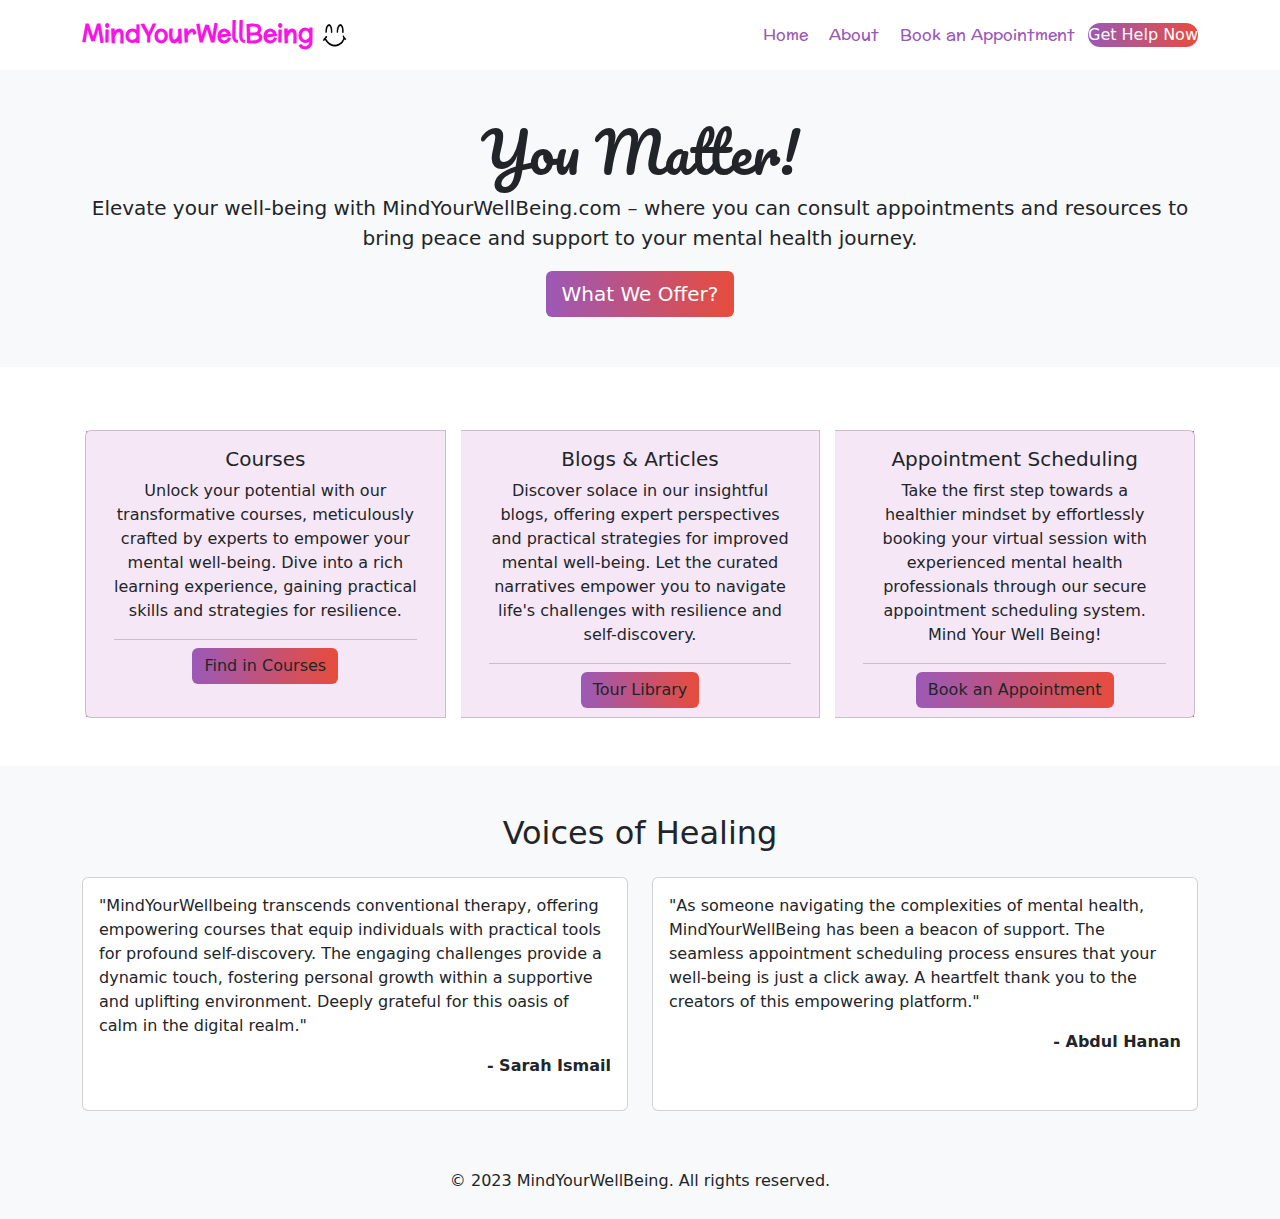
<file: index.html>
<!DOCTYPE html>
<html lang="en">
<head>
    <meta charset="UTF-8">
    <meta name="viewport" content="width=device-width, initial-scale=1.0">
    <title>MindYourWellBeing</title>
    <!-- Bootstrap CSS -->
    <link href="https://cdn.jsdelivr.net/npm/bootstrap@5.1.3/dist/css/bootstrap.min.css" rel="stylesheet">
    <!-- Custom Styles -->
    <link rel="stylesheet" href="styles.css">
    <!-- Link to Favicon -->
    <link rel="icon" href="/images/logo5.png" type="image/x-icon">
    <link rel="shortcut icon" href="images/logo2.png" type="image/x-icon">
    <!-- Google Fonts -->
    <link rel="stylesheet" href="https://fonts.googleapis.com/css2?family=Open+Sans:wght@400;600&display=swap">
    <link rel="preconnect" href="https://fonts.gstatic.com" crossorigin>
    <link href="https://fonts.googleapis.com/css2?family=Pacifico&family=Preahvihear&display=swap" rel="stylesheet">
</head>
<body>
    <header>
        <nav class="navbar navbar-expand-lg">
            <div class="container">
                <a class="navbar-brand" href="index.html">
                    MindYourWellBeing <img src="images\logo5.png" width="25px" height="25px"></a>
                <button class="navbar-toggler" type="button" data-bs-toggle="collapse" data-bs-target="#navbarNav"
                    aria-controls="navbarNav" aria-expanded="false" aria-label="Toggle navigation">
                    <span class="navbar-toggler-icon"></span>
                </button>
                <div class="collapse navbar-collapse" id="navbarNav">
                    <ul class="navbar-nav ms-auto">
                        <li class="nav-item">
                            <a class="nav-link" id="navbar-home" href="index.html">Home</a>
                        </li>
                        <li class="nav-item">
                            <a class="nav-link" id="navbar-about" href="about.html">About</a>
                        </li>
                        <li class="nav-item">
                            <a class="nav-link" id="navbar-appointment" href="appointments.html">Book an Appointment</a>
                        </li>
                    </ul>
                    <button class="nav-link btn btn-primary get-help" onclick="gethelp(event)" id="=navbar=signin" href="newsletter.html">Get Help Now</button>
                    <div id="helpModal" class="modal">
                        <div class="modal-content">
                          <p>Thanks for being there for yourself &#128578;</p>
                          <a href="https://blog.opencounseling.com/hotlines-pk/" target="_blank">Seek Immediate Help!</a>
                        </div>
                    </div>
                </div>
            </div>
        </nav>
    </header>
    <main>
        <!-- Hero Section -->
        <section class="bg-light text-center py-5">
            <div class="container">
                <h1 class="display-4 tagline">You Matter!</h1>
                <p class="lead">Elevate your well-being with MindYourWellBeing.com – where you can consult appointments and resources to bring peace and support to your mental health journey.</p>
                <a class="btn btn-light btn-lg btn-explore" href="products.html">What We Offer?</a>
            </div>
        </section>

        <!-- Products -->
        <section class="py-5">
            <div class="container products">
                <div class="row justify-content-center card-group">
                    <div class="card text-center ecommerce product-card" style="width: 18rem; height: 18rem;">
                        <div class="card-body">
                            <h5 class="card-title">Courses</h5>
                            <p class="card-text">Unlock your potential with our transformative courses, meticulously crafted by experts to empower your mental well-being. Dive into a 
                                rich learning experience, gaining practical skills and strategies for resilience.</p>
                            <div class="card-footer" style="background: none;">
                                <a class="btn btn-product" href="products.html">Find in Courses</a>
                            </div>
                        </div>
                    </div>
                    <div class="card text-center resources product-card" style="width: 18rem; height: 18rem;">
                        <div class="card-body">
                            <h5 class="card-title">Blogs & Articles</h5>
                            <p class="card-text">Discover solace in our insightful blogs, offering expert perspectives and practical strategies for improved mental well-being. 
                                Let the curated narratives empower you to navigate life's challenges with resilience and self-discovery.</p>
                            <div class="card-footer" style="background: none;">
                                <a class="btn btn-product" href="products.html#library">Tour Library</a>
                            </div>
                        </div>
                    </div>
                    <div class="card text-center appointments product-card" style="width: 18rem; height: 18rem;">
                        <div class="card-body">
                            <h5 class="card-title">Appointment Scheduling</h5>
                            <p class="card-text">Take the first step towards a healthier mindset by effortlessly booking your virtual session with experienced mental health professionals through our secure appointment
                                scheduling system. Mind Your Well Being! </p>
                            <div class="card-footer" style="background: none;">
                                <a class="btn btn-product" href="appointments.html">Book an Appointment</a>
                            </div>
                        </div>
                    </div>
                </div>
            </div>
        </section>

        <!-- Testimonials Section -->
        <section class="bg-light py-5">
            <div class="container">
                <h2 class="text-center mb-4">Voices of Healing</h2>
                <div class="row">
                    <div class="card-group col-md-6">
                        <div class="card">
                            <div class="card-body">
                                <p class="card-text">
                                    "MindYourWellbeing transcends conventional therapy, offering empowering courses that equip individuals with practical
                                     tools for profound self-discovery. The engaging challenges provide a dynamic touch, fostering personal growth within a 
                                     supportive and uplifting environment. Deeply grateful for this oasis of calm in the digital realm."</p>
                                <p class="text-end"><strong>- Sarah Ismail</strong></p>
                            </div>
                        </div>
                    </div>
                    <div class="card-group col-md-6">
                        <div class="card">
                            <div class="card-body">
                                <p class="card-text">"As someone navigating the complexities of mental health, MindYourWellBeing
                                    has been a beacon of support. The seamless appointment scheduling process ensures that your well-being is just a click away. 
                                     A heartfelt thank you to the creators of this empowering
                                    platform."</p>
                                <p class="text-end"><strong>- Abdul Hanan</strong></p>
                            </div>
                        </div>
                    </div>
                </div>
            </div>
        </section>
    </main>
    <footer id="footer"></footer>
    <!-- Bootstrap JS (optional, if you need it for certain components) -->
    <script src="https://cdn.jsdelivr.net/npm/bootstrap@5.1.3/dist/js/bootstrap.bundle.min.js"></script>
    <script src="script.js"></script>
</body>
</html>
</file>
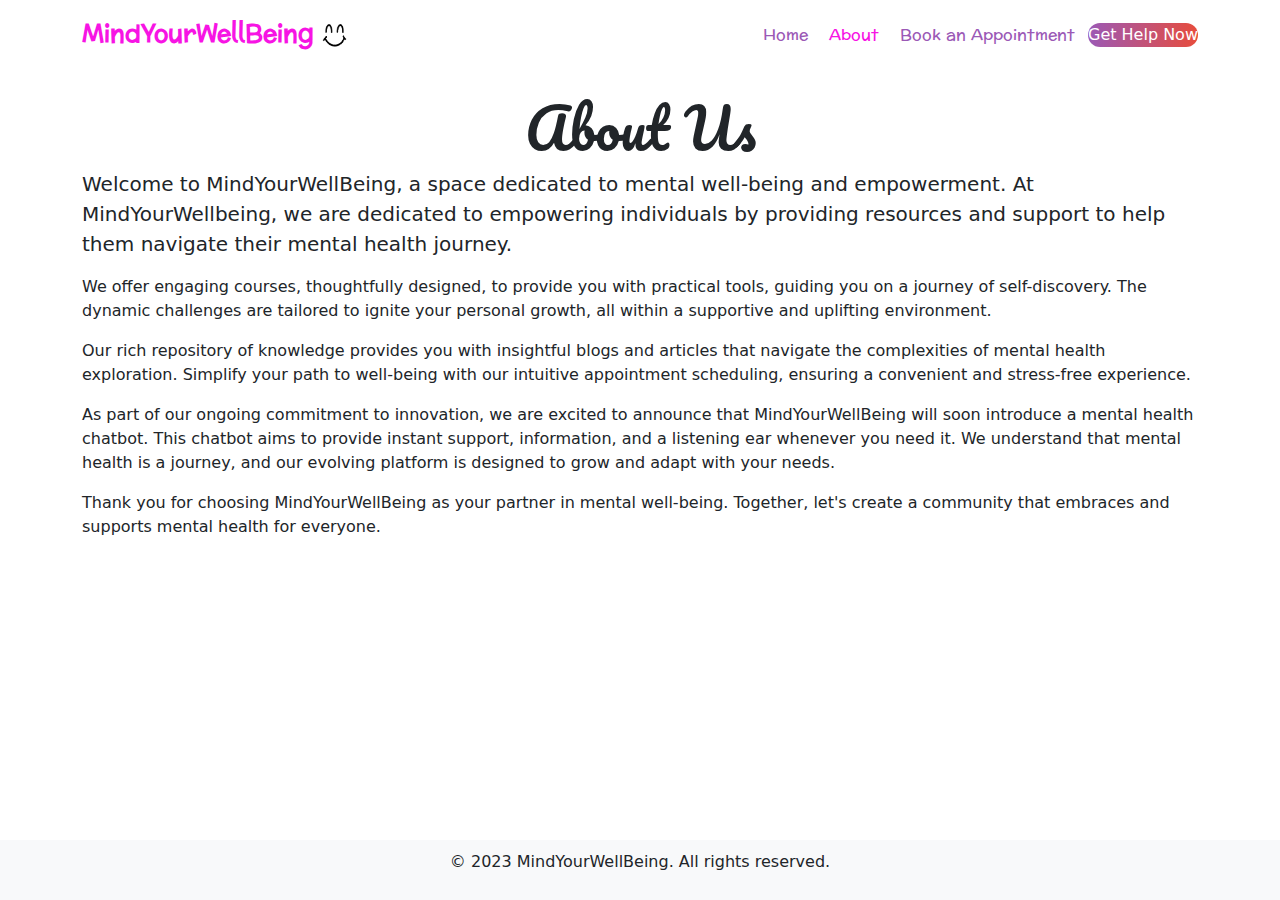
<file: about.html>
<!DOCTYPE html>
<html lang="en">
<head>
    <meta charset="UTF-8">
    <meta name="viewport" content="width=device-width, initial-scale=1.0">
    <title>MindYourWellBeing</title>
    <!-- Bootstrap CSS -->
    <link href="https://cdn.jsdelivr.net/npm/bootstrap@5.1.3/dist/css/bootstrap.min.css" rel="stylesheet">
    <!-- Custom Styles -->
    <link rel="stylesheet" href="styles.css">
    <!-- Link to Favicon -->
    <link rel="icon" href="/images/logo5.png" type="image/x-icon">
    <link rel="shortcut icon" href="images/logo2.png" type="image/x-icon">
    <!-- Google Fonts -->
    <link rel="stylesheet" href="https://fonts.googleapis.com/css2?family=Open+Sans:wght@400;600&display=swap">
    <link rel="preconnect" href="https://fonts.gstatic.com" crossorigin>
    <link href="https://fonts.googleapis.com/css2?family=Pacifico&family=Preahvihear&display=swap" rel="stylesheet">
</head>
<body>
    <header>
        <nav class="navbar navbar-expand-lg">
            <div class="container">
                <a class="navbar-brand" href="index.html">MindYourWellBeing  <img src="images\logo5.png" width="25px" height="25px"></a>
                <button class="navbar-toggler" type="button" data-bs-toggle="collapse" data-bs-target="#navbarNav"
                    aria-controls="navbarNav" aria-expanded="false" aria-label="Toggle navigation">
                    <span class="navbar-toggler-icon"></span>
                </button>
                <div class="collapse navbar-collapse" id="navbarNav">
                    <ul class="navbar-nav ms-auto">
                        <li class="nav-item">
                            <a class="nav-link" id="navbar-home" href="index.html">Home</a>
                        </li>
                        <li class="nav-item">
                            <a class="nav-link active" id="navbar-about" href="about.html">About</a>
                        </li>
                        <li class="nav-item">
                            <a class="nav-link" id="navbar-appointment" href="appointments.html">Book an Appointment</a>
                        </li>
                    </ul>
                    <button class="nav-link btn btn-primary get-help" onclick="gethelp(event)" id="=navbar=signin" href="newsletter.html">Get Help Now</button>
                    <div id="helpModal" class="modal">
                        <div class="modal-content">
                          <p>Thanks for being there for yourself &#128578;</p>
                          <a href="https://blog.opencounseling.com/hotlines-pk/" target="_blank">Seek Immediate Help!</a>
                        </div>
                    </div>
                </div>
            </div>
        </nav>
    </header>
    <main>
        <div class="container mt-4 justify-content-center bg-white">
            <h1 class="display-4 tagline text-center">About Us</h1>
            <p class="lead">Welcome to MindYourWellBeing, a space dedicated to mental well-being and empowerment. At MindYourWellbeing, we are dedicated to empowering individuals by providing resources and support to help them navigate their mental health journey.</p>
            <p>We offer engaging courses, thoughtfully designed, to provide you with practical tools, guiding you on a journey of self-discovery. The dynamic challenges are tailored to ignite your personal growth, all within a supportive and uplifting environment.</p>
            <p>Our rich repository of knowledge provides you with insightful blogs and articles that navigate the complexities of mental health exploration. Simplify your path to well-being with our intuitive appointment scheduling, ensuring a convenient and stress-free experience.</p>
            <p>As part of our ongoing commitment to innovation, we are excited to announce that MindYourWellBeing will soon introduce a mental health chatbot. This chatbot aims to provide instant support, information, and a listening ear whenever you need it. We understand that mental health is a journey, and our evolving platform is designed to grow and adapt with your needs.</p>
            <p>Thank you for choosing MindYourWellBeing as your partner in mental well-being. Together, let's create a community that embraces and supports mental health for everyone.</p>
            </div>
    </main>
    <footer id="footer"></footer>
    <!-- Bootstrap JS (optional, if you need it for certain components) -->
    <script src="https://cdn.jsdelivr.net/npm/bootstrap@5.1.3/dist/js/bootstrap.bundle.min.js"></script>
    <script src="script.js"></script>
</body>
</html>
</file>
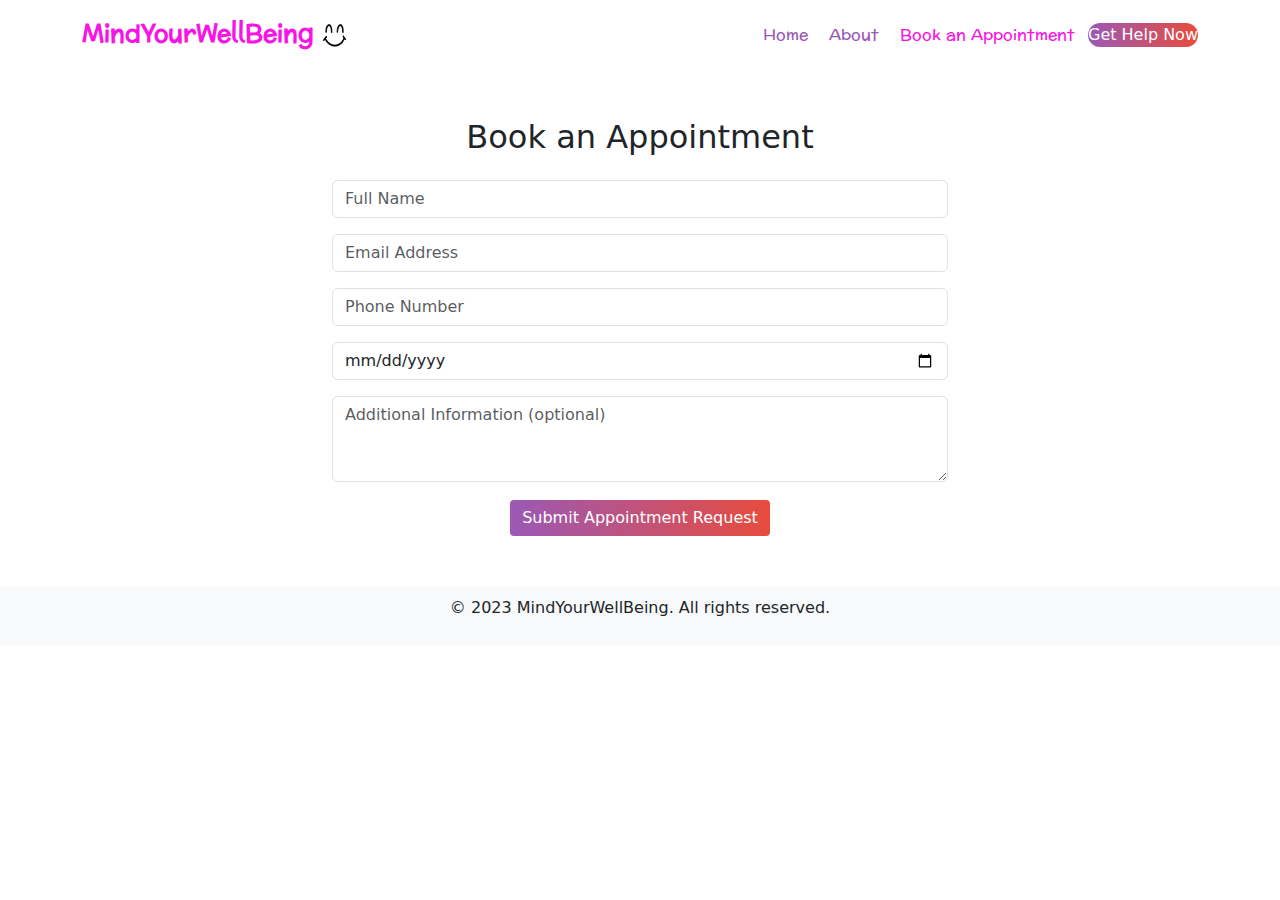
<file: appointments.html>
<!DOCTYPE html>
<html lang="en">

<head>
    <meta charset="UTF-8">
    <meta name="viewport" content="width=device-width, initial-scale=1.0">
    <title>MindYourWellBeing</title>
    <!-- Bootstrap CSS -->
    <link href="https://cdn.jsdelivr.net/npm/bootstrap@5.1.3/dist/css/bootstrap.min.css" rel="stylesheet">
    <!-- Custom Styles -->
    <link rel="stylesheet" href="styles.css">
    <!-- Link to Favicon -->
    <link rel="icon" href="/images/logo5.png" type="image/x-icon">
    <link rel="shortcut icon" href="images/logo2.png" type="image/x-icon">
    <!-- Google Fonts -->
    <link rel="stylesheet" href="https://fonts.googleapis.com/css2?family=Open+Sans:wght@400;600&display=swap">
    <link rel="preconnect" href="https://fonts.gstatic.com" crossorigin>
    <link href="https://fonts.googleapis.com/css2?family=Pacifico&family=Preahvihear&display=swap" rel="stylesheet">
</head>

<body>

    <header>
        <!-- Navigation Bar -->
        <nav class="navbar navbar-expand-lg">
            <div class="container">
                <a class="navbar-brand" href="index.html">MindYourWellBeing  <img src="images\logo5.png" width="25px" height="25px"></a>
                <button class="navbar-toggler" type="button" data-bs-toggle="collapse" data-bs-target="#navbarNav"
                    aria-controls="navbarNav" aria-expanded="false" aria-label="Toggle navigation">
                    <span class="navbar-toggler-icon"></span>
                </button>
                <div class="collapse navbar-collapse" id="navbarNav">
                    <ul class="navbar-nav ms-auto">
                        <li class="nav-item">
                            <a class="nav-link" id="navbar-home" href="index.html">Home</a>
                        </li>
                        <li class="nav-item">
                            <a class="nav-link" id="=navbar=about" href="about.html">About</a>
                        </li>
                        <li class="nav-item">
                            <a class="nav-link active" id="=navbar=appointment" href="appointments.html">Book an Appointment</a>
                        </li>
                    </ul>
                </div>
                <button class="nav-link btn btn-primary get-help getHelpButton" onclick="gethelp(event)" id="=navbar=signin" href="newsletter.html">Get Help Now</button>
                <div id="helpModal" class="modal">
                    <div class="modal-content">
                      <p>Thanks for being there for yourself &#128578;</p>
                      <a href="https://blog.opencounseling.com/hotlines-pk/" target="_blank">Seek Immediate Help!</a>
                    </div>
                </div>
            </div>
        </nav>
    </header>

    <!-- Appointment Form Section -->
    <section class="py-5">
        <div class="container col-6 text-center">
            <h2 class="text-center mb-4">Book an Appointment</h2>
            <form id="login-form" onsubmit="submitLoginForm(event)">
                <div class="mb-3">
                    <input type="text" class="form-control" id="fullName" placeholder="Full Name" required>
                </div>
                <div class="mb-3">
                    <input type="email" class="form-control" id="email" placeholder="Email Address" required>
                </div>
                <div class="mb-3">
                    <input type="tel" class="form-control" id="phone" placeholder="Phone Number" required>
                </div>
                <div class="mb-3">
                    <input type="date" class="form-control" id="appointmentDate" required>
                </div>
                <div class="mb-3">
                    <textarea class="form-control" id="message" rows="3" placeholder="Additional Information (optional)"></textarea>
                </div>
                <button type="submit" class="btn btn-light btn-explore">Submit Appointment Request</button>
            </form>
        </div>
    </section>

    <!-- Footer -->
    <footer id="footer"></footer>

    <!-- Bootstrap JS (optional, if you need it for certain components) -->
    <script src="https://cdn.jsdelivr.net/npm/bootstrap@5.1.3/dist/js/bootstrap.bundle.min.js"></script>
    <script src="script.js"></script>

</body>

</html>
</file>
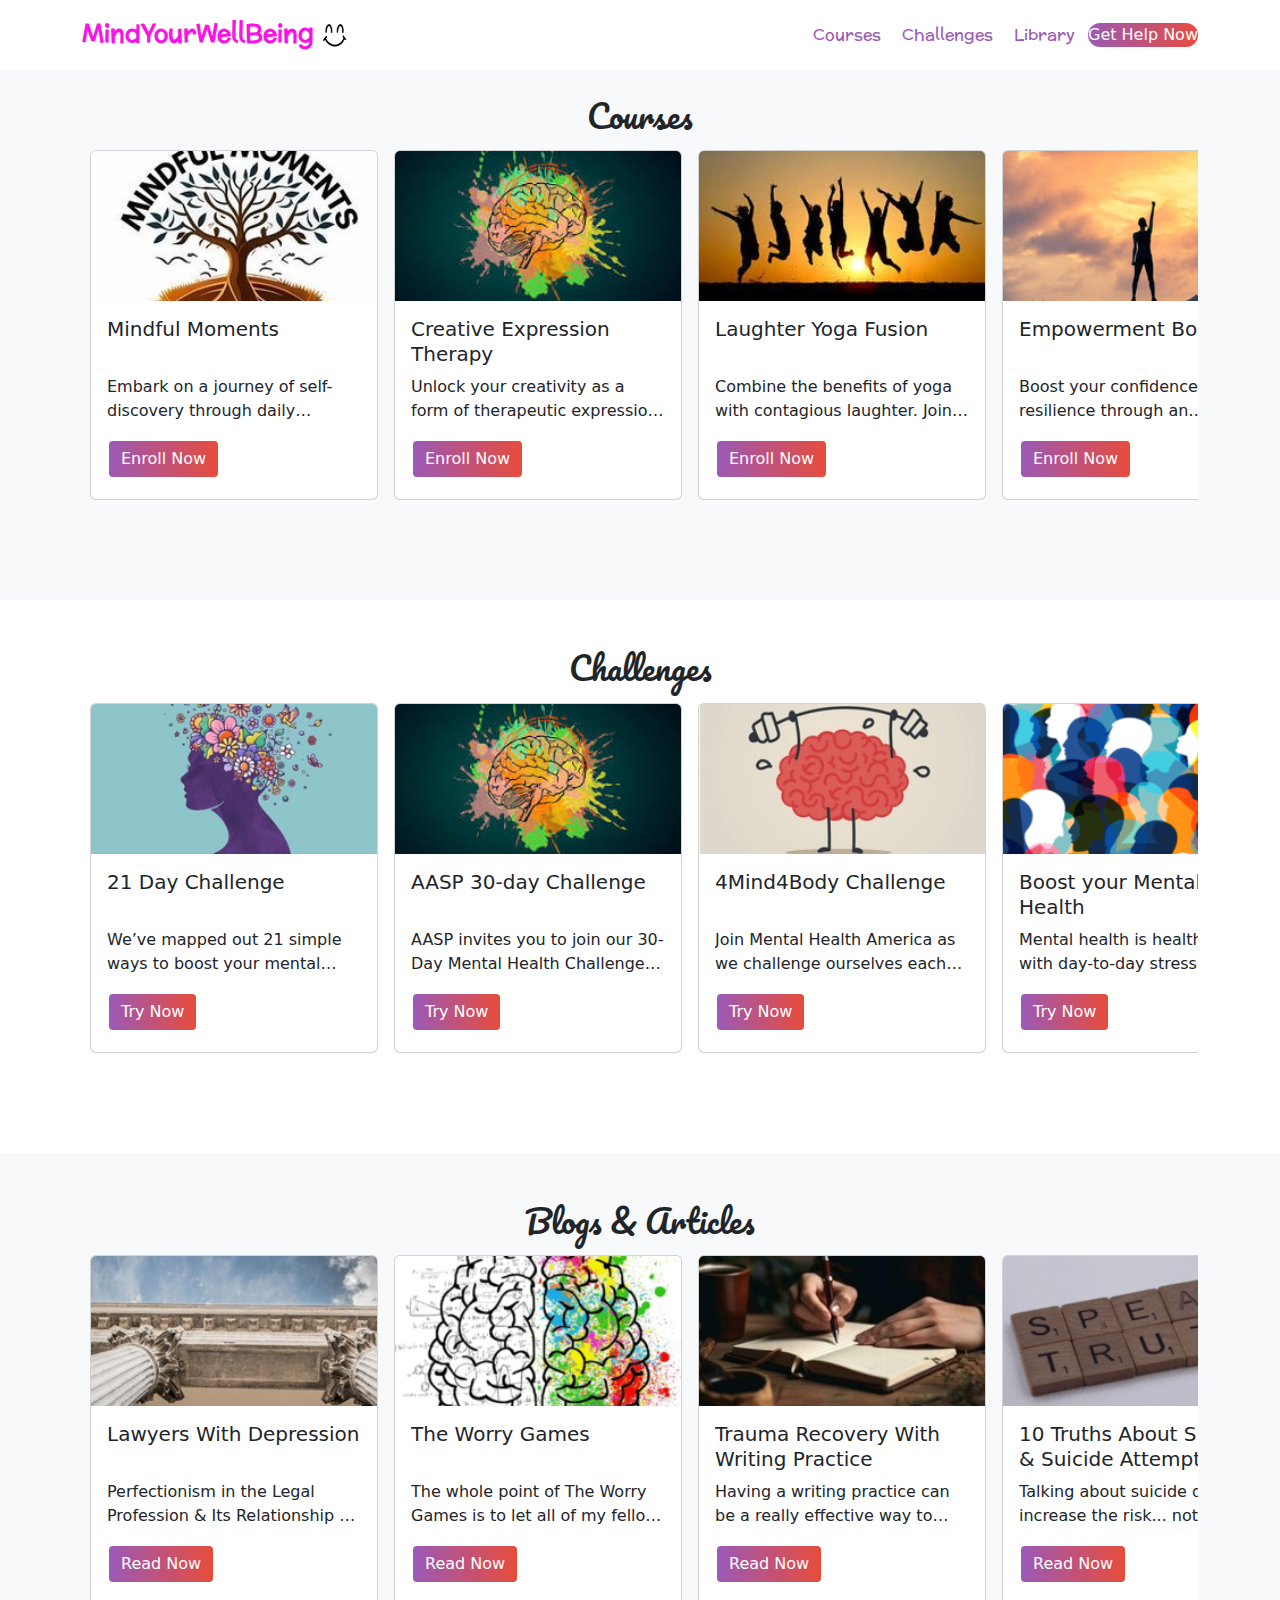
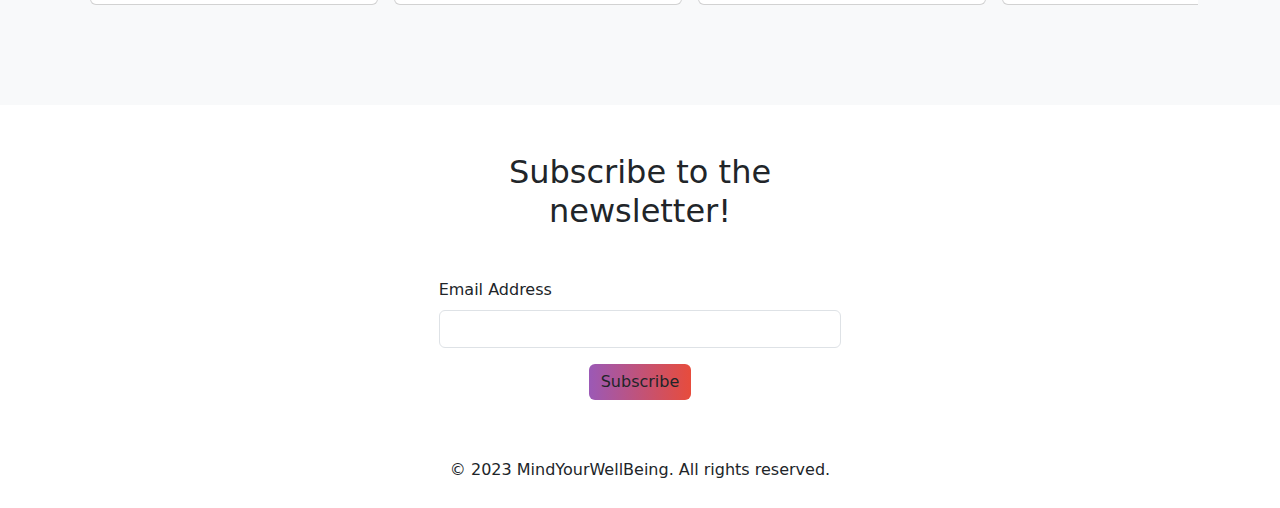
<file: products.html>
<!DOCTYPE html>
<html lang="en">
<head id="head">
  <meta charset="UTF-8">
  <meta name="viewport" content="width=device-width, initial-scale=1.0">
  <title>MindYourWellBeing</title>
  <!-- Bootstrap CSS -->
  <link href="https://cdn.jsdelivr.net/npm/bootstrap@5.1.3/dist/css/bootstrap.min.css" rel="stylesheet">
  <!-- Custom Styles -->
  <link rel="stylesheet" href="/styles.css">
  <link rel="stylesheet" href="https://cdnjs.cloudflare.com/ajax/libs/font-awesome/5.15.3/css/all.min.css">
  <style>
    nav{
      background-color: white;
    }
    .learn-more-btn{
      background-color: transparent;
    }
    .card{
      background-color: #f6e7f7;
    }
  </style>
  <!-- Link to Favicon -->
  <link rel="icon" href="/images/logo5.png" type="image/x-icon">
  <link rel="shortcut icon" href="images/logo2.png" type="image/x-icon">
  <!-- Google Fonts -->
  <link rel="stylesheet" href="https://fonts.googleapis.com/css2?family=Open+Sans:wght@400;600&display=swap">
  <link rel="preconnect" href="https://fonts.gstatic.com" crossorigin>
  <link href="https://fonts.googleapis.com/css2?family=Pacifico&family=Preahvihear&display=swap" rel="stylesheet">

</head>
<body>
    <header>
        <nav class="navbar navbar-expand-lg fixed-top">
            <div class="container">
                <a class="navbar-brand" href="/index.html">
                    MindYourWellBeing <img src="/images/logo5.png" width="25px" height="25px"></a>
                <button class="navbar-toggler" type="button" data-bs-toggle="collapse" data-bs-target="#navbarNav"
                    aria-controls="navbarNav" aria-expanded="false" aria-label="Toggle navigation">
                    <span class="navbar-toggler-icon"></span>
                </button>
                <div class="collapse navbar-collapse" id="navbarNav">
                    <ul class="navbar-nav ms-auto">
                        <li class="nav-item">
                            <a class="nav-link" id="navbar-courses" href="#">Courses</a>
                        </li>
                        <li class="nav-item">
                            <a class="nav-link" id="navbar-challenges" href="#challenges">Challenges</a>
                        </li>
                        <li class="nav-item">
                            <a class="nav-link" id="navbar-library" href="#library">Library</a>
                        </li>
                    </ul>
                    <button class="nav-link btn btn-primary get-help getHelpButton" onclick="gethelp(event)" id="=navbar=signin" href="newsletter.html">Get Help Now</button>
                <div id="helpModal" class="modal">
                    <div class="modal-content">
                      <p>Thanks for being there for yourself &#128578;</p>
                      <a href="https://blog.opencounseling.com/hotlines-pk/" target="_blank">Seek Immediate Help!</a>
                    </div>
                </div>
                </div>
            </div>
        </nav>
    </header>
    <main>

<!--  Courses -->

      <section class="py-5 mt-5 bg-light productss" id="courses">
        <div class="container">
          <h2 class="headings text-center">Courses</h2>
          <div class="row-cols-6 d-flex flex-nowrap overflow-auto horizontal-scroll-container course-container">
              <!--  Course - Card -->
              <div class="card m-2 custom-card" style="width: 18rem;">
                <img src="/images/cr1.jpg" class="card-img-top" alt="...">
                <div class="card-body">
                  <h5 class="card-title">Mindful Moments</h5>
                  <p class="card-text">Embark on a journey of self-discovery through daily mindfulness exercises. Cultivate a sense of peace and presence in every moment.</p>
                  <a href="#" class="btn btn-primary btn-explore">Enroll Now</a>
                </div>
              </div>
              <!--  Course - Card -->
              <div class="card m-2 custom-card" style="width: 18rem;">
                <img src="/images/cr2.jpg" class="card-img-top" alt="...">
                <div class="card-body">
                  <h5 class="card-title">Creative Expression Therapy</h5>
                  <p class="card-text">Unlock your creativity as a form of therapeutic expression. Dive into various artistic mediums to release emotions and foster healing.</p>
                  <a href="#" class="btn btn-primary btn-explore">Enroll Now</a>
                </div>
              </div>
              <!--  Course - Card -->
              <div class="card m-2 custom-card" style="width: 18rem;">
                <img src="/images/cr3.jpg" class="card-img-top" alt="...">
                <div class="card-body">
                  <h5 class="card-title">Laughter Yoga Fusion</h5>
                  <p class="card-text">Combine the benefits of yoga with contagious laughter. Join us for a unique and joyous experience that promotes physical and mental well-being.</p>
                  <a href="#" class="btn btn-primary btn-explore">Enroll Now</a>
                </div>
              </div>
              <!--  Course - Card -->
              <div class="card m-2 custom-card" style="width: 18rem;">
                <img src="/images/cr4.jpg" class="card-img-top" alt="...">
                <div class="card-body">
                  <h5 class="card-title">Empowerment Bootcamp</h5>
                  <p class="card-text">Boost your confidence and resilience through an empowering bootcamp. Navigate life's challenges with strength, positivity, and a can-do attitude.</p>
                  <a href="#" class="btn btn-primary btn-explore">Enroll Now</a>
                </div>
              </div>
              <!--  Course - Card -->
              <div class="card m-2 custom-card" style="width: 18rem;">
                <img src="/images/cr5.jpg" class="card-img-top" alt="...">
                <div class="card-body">
                  <h5 class="card-title">Nature Connection Retreat</h5>
                  <p class="card-text">Reconnect with nature to find inner peace. Immerse yourself in the beauty of the outdoors and discover the profound impact on your mental health.</p>
                  <a href="#" class="btn btn-primary btn-explore">Enroll Now</a>
                </div>
              </div>
                <!-- Link to More Courses -->
                <button class="learn-more-btn bg-light"><a class="btn btn-primary btn-explore" href="#" role="button">More Courses</a></button>
            </div>
        </div>
      </section>
      
      <!--  Challenges -->

      <section class="py-5 productss" id="challenges">
        <div class="container">
          <h2 class="headings text-center">Challenges</h2>
          <div class="row-cols-6 d-flex flex-nowrap overflow-auto horizontal-scroll-container course-container">
              <!--  Challenge - Card -->
              <div class="card m-2 custom-card" style="width: 18rem;">
                <img src="/images/c1.jpg" class="card-img-top" alt="...">
                <div class="card-body">
                  <h5 class="card-title">21 Day Challenge</h5>
                  <p class="card-text">We’ve mapped out 21 simple ways to boost your mental health with simple lifestyle changes and actionable coping mechanisms. </p>
                  <a href="https://fitonapp.com/wellness/21-day-mental-wellness-challenge/" target="_blank" class="btn btn-primary btn-explore">Try Now</a>
                </div>
              </div>
              <!--  Challenge - Card -->
              <div class="card m-2 custom-card" style="width: 18rem;">
                <img src="/images/cr2.jpg" class="card-img-top" alt="...">
                <div class="card-body">
                  <h5 class="card-title">AASP 30-day Challenge</h5>
                  <p class="card-text">AASP invites you to join our 30-Day Mental Health Challenge: a series of daily tasks...</p>
                  <a href="https://appliedsportpsych.org/blog/2021/04/aasp-30-day-mental-health-month-challenge/" target="_blank" class="btn btn-primary btn-explore">Try Now</a>
                </div>
              </div>
              <!--  Challenge - Card -->
              <div class="card m-2 custom-card" style="width: 18rem;">
                <img src="/images/c3.jpg" class="card-img-top" alt="...">
                <div class="card-body">
                  <h5 class="card-title">4Mind4Body Challenge</h5>
                  <p class="card-text">Join Mental Health America as we challenge ourselves each day this May to make small changes – both physically and mentally...</p>
                  <a href="https://www.mhanational.org/4mind4body-challenge" target="_blank" class="btn btn-primary btn-explore">Try Now</a>
                </div>
              </div>
              <!--  Challenge - Card -->
              <div class="card m-2 custom-card" style="width: 18rem;">
                <img src="/images/c4.png" class="card-img-top" alt="...">
                <div class="card-body">
                  <h5 class="card-title">Boost your Mental Health</h5>
                  <p class="card-text">Mental health is health. To help with day-to-day stress and challenges, we’re offering 10 tips to boost yours.</p>
                  <a href="http://www.bcmhsus.ca/about/news-stories/stories/10-tips-to-boost-your-mental-health" target="_blank" class="btn btn-primary btn-explore">Try Now</a>
                </div>
              </div>
              <!--  Challenge - Card -->
              <div class="card m-2 custom-card" style="width: 18rem;">
                <img src="/images/c5.png" class="card-img-top" alt="...">
                <div class="card-body">
                  <h5 class="card-title">15 Days to Better Mind</h5>
                  <p class="card-text"> The daily challenges are very easy to do and once you do them you can continue with the ones you find most beneficial.</p>
                  <a href="https://cleanfoods.eu/magazine/15-day-mental-health-challenge" target="_blank" class="btn btn-primary btn-explore">Try Now</a>
                </div>
              </div>
                <!-- Link to More Challenges -->
                <button class="learn-more-btn"><a class="btn btn-primary btn-explore" href="#" role="button">More Challenges</a></button>
            </div>
        </div>
      </section>

      <!--  Blogs and Articles -->

      <section class="py-5 bg-light productss" id="library">
        <div class="container">
          <h2 class="headings text-center">Blogs & Articles</h2>
          <div class="row-cols-6 d-flex flex-nowrap overflow-auto horizontal-scroll-container course-container">
              <!-- Card -->
              <div class="card m-2 custom-card" style="width: 18rem;">
                <img src="/images/b1.jpg" class="card-img-top" alt="...">
                <div class="card-body">
                  <h5 class="card-title">Lawyers With Depression</h5>
                  <p class="card-text">Perfectionism in the Legal Profession & Its Relationship to Lawyer and Law Student Mental Health: An Interview with Jordana Confino.</p>
                  <a href="https://www.lawyerswithdepression.com/articles/category/dans-blog/" target="_blank" class="btn btn-primary btn-explore">Read Now</a>
                </div>
              </div>
              <!-- Card -->
              <div class="card m-2 custom-card" style="width: 18rem;">
                <img src="/images/b2.png" class="card-img-top" alt="...">
                <div class="card-body">
                  <h5 class="card-title">The Worry Games</h5>
                  <p class="card-text">The whole point of  The Worry Games is to let all of my fellow anxiety  “sufferers”  know that WE ARE NOT LOSING OUR MINDS. Our brains are not sick..</p>
                  <a href="https://theworrygames.com/" target="_blank" class="btn btn-primary btn-explore">Read Now</a>
                </div>
              </div>
              <!-- Card -->
              <div class="card m-2 custom-card" style="width: 18rem;">
                <img src="/images/b3.jpg" class="card-img-top" alt="...">
                <div class="card-body">
                  <h5 class="card-title">Trauma Recovery With Writing Practice</h5>
                  <p class="card-text">Having a writing practice can be a really effective way to mentally tune in with and make friends with the part of ourselves that has answers...</p>
                  <a href="https://www.new-synapse.com/aps/wordpress/?p=2809" target="_blank" class="btn btn-primary btn-explore">Read Now</a>
                </div>
              </div>
              <!-- Card -->
              <div class="card m-2 custom-card" style="width: 18rem;">
                <img src="/images/b5.png" class="card-img-top" alt="...">
                <div class="card-body">
                  <h5 class="card-title">10 Truths About Suicide & Suicide Attempts</h5>
                  <p class="card-text">Talking about suicide does not increase the risk... not talking about it actually increases the risks.</p>
                  <a href="https://natashatracy.com/mental-illness-issues/suicide/10-truths-about-suicide-and-suicide-attempts/" target="_blank" class="btn btn-primary btn-explore">Read Now</a>
                </div>
              </div>
              <!-- Card -->
              <div class="card m-2 custom-card" style="width: 18rem;">
                <img src="/images/b4.png" class="card-img-top" alt="...">
                <div class="card-body">
                  <h5 class="card-title">The Reality of "High Functioning" Depression</h5>
                  <p class="card-text">I belong to a category of people who live with “high functioning” depression. While this is not a clinical diagnosis, it has become a...</p>
                  <a href="https://www.nami.org/Blogs/NAMI-Blog/October-2023/The-Reality-of-High-Functioning-Depression" target="_blank" class="btn btn-primary btn-explore">Read Now</a>
                </div>
              </div>
                <!-- Link to More BlogsAndArticles -->
                <button class="learn-more-btn bg-light"><a class="btn btn-primary btn-explore" href="#" role="button">Explore More</a></button>
            </div>
        </div>
      </section>

        <!-- Subscribe Form Section -->
    <section class="py-5">
      <div class="container col-4">
          <h2 class="text-center mb-4">Subscribe to the newsletter!</h2> <br>
          <form id = "subscribe" onsubmit="subscribeNewsletter(event)">
              <div class="mb-3">
                  <label for="subscribe_email" class="form-label">Email Address</label>
                  <input type="email" class="form-control" id="subscribe_email" required>
              </div>
              <div class="sign-in text-center">
                  <button type="submit" class="btn btn-sign-in">Subscribe</button>
              </div>
          </form>
      </div>

    </main>

    <!--  Footer  -->

    <footer id="footer" style="background-color: white;">
      <div class="container text-center">
        <p>&copy; 2023 MindYourWellBeing. All rights reserved.</p>
    </div>    
    </footer>
    <!-- Bootstrap JS (optional, if you need it for certain components) -->
    <script src="https://cdn.jsdelivr.net/npm/bootstrap@5.1.3/dist/js/bootstrap.bundle.min.js"></script>
    <script src="script.js"></script>
</html>
</file>
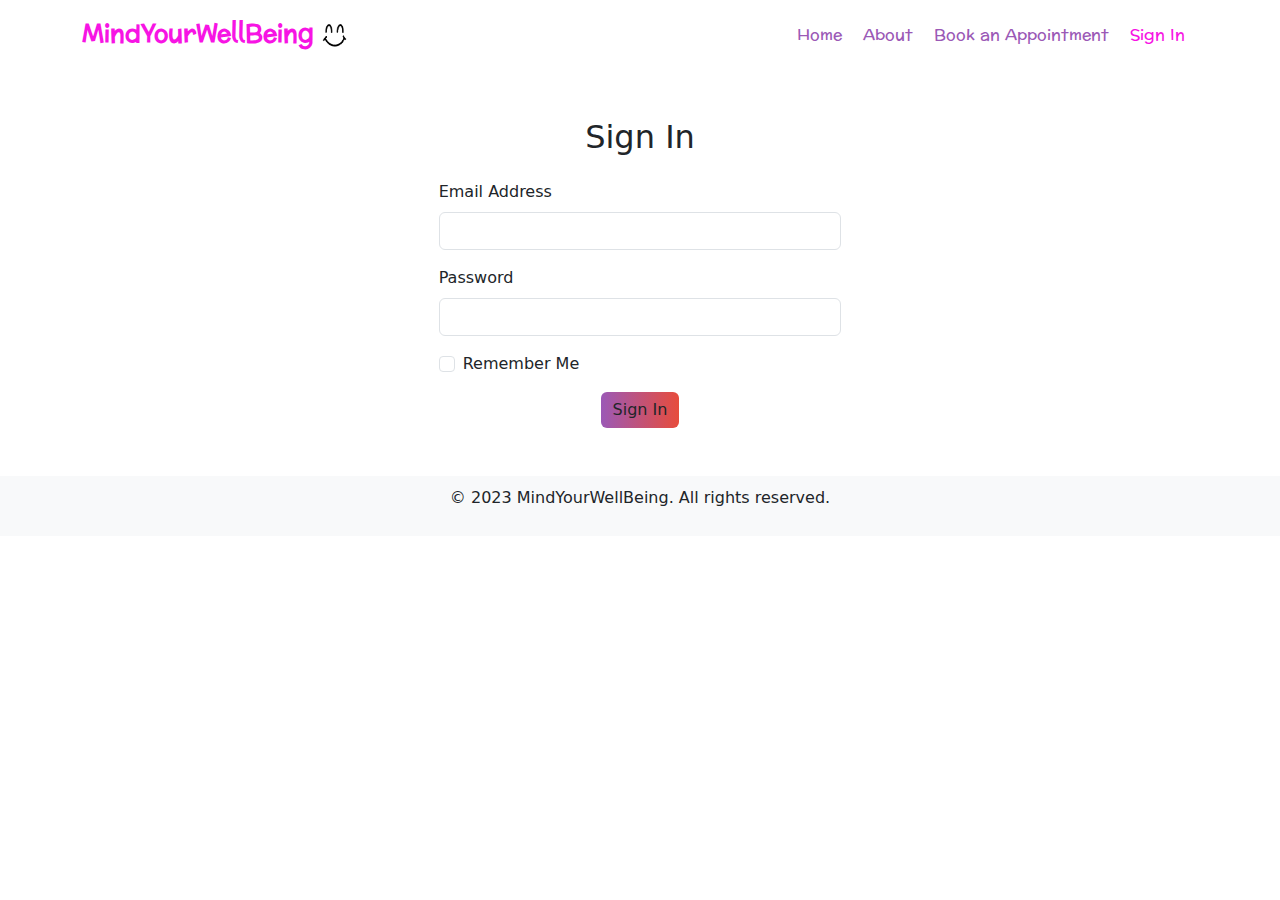
<file: signin.html>
<!DOCTYPE html>
<html lang="en">

<head>
    <meta charset="UTF-8">
    <meta name="viewport" content="width=device-width, initial-scale=1.0">
    <title>MindYourWellBeing</title>
    <!-- Bootstrap CSS -->
    <link href="https://cdn.jsdelivr.net/npm/bootstrap@5.1.3/dist/css/bootstrap.min.css" rel="stylesheet">
    <!-- Custom Styles -->
    <link rel="stylesheet" href="styles.css">
    <!-- Link to Favicon -->
    <link rel="icon" href="/images/logo5.png" type="image/x-icon">
    <link rel="shortcut icon" href="images/logo2.png" type="image/x-icon">
    <!-- Google Fonts -->
    <link rel="stylesheet" href="https://fonts.googleapis.com/css2?family=Open+Sans:wght@400;600&display=swap">
    <link rel="preconnect" href="https://fonts.gstatic.com" crossorigin>
    <link href="https://fonts.googleapis.com/css2?family=Pacifico&family=Preahvihear&display=swap" rel="stylesheet">
</head>

<body>
    <header>
        <!-- Navigation Bar -->
        <nav class="navbar navbar-expand-lg">
            <div class="container">
                <a class="navbar-brand" href="index.html">MindYourWellBeing  <img src="images\logo5.png" width="25px" height="25px"></a>
                <button class="navbar-toggler" type="button" data-bs-toggle="collapse" data-bs-target="#navbarNav"
                    aria-controls="navbarNav" aria-expanded="false" aria-label="Toggle navigation">
                    <span class="navbar-toggler-icon"></span>
                </button>
                <div class="collapse navbar-collapse" id="navbarNav">
                    <ul class="navbar-nav ms-auto">
                        <li class="nav-item">
                            <a class="nav-link" id="navbar-home" href="index.html">Home</a>
                        </li>
                        <li class="nav-item">
                            <a class="nav-link" id="=navbar=about" href="about.html">About</a>
                        </li>
                        <li class="nav-item">
                            <a class="nav-link" id="=navbar=appointment" href="appointments.html">Book an Appointment</a>
                        </li>
                        <li class="nav-item">
                            <a class="nav-link active" id="=navbar=signin" href="signin.html">Sign In</a>
                        </li>
                    </ul>
                </div>
            </div>
        </nav>
    </header>

    <!-- Sign In Form Section -->
    <section class="py-5">
        <div class="container col-4">
            <h2 class="text-center mb-4">Sign In</h2>
            <form>
                <div class="mb-3">
                    <label for="email" class="form-label">Email Address</label>
                    <input type="email" class="form-control" id="email" required>
                </div>
                <div class="mb-3">
                    <label for="password" class="form-label">Password</label>
                    <input type="password" class="form-control" id="password" required>
                </div>
                <div class="mb-3 form-check">
                    <input type="checkbox" class="form-check-input" id="rememberMe">
                    <label class="form-check-label" for="rememberMe">Remember Me</label>
                </div>
                <div class="sign-in text-center">
                    <button type="button" class="btn btn-sign-in">Sign In</button>
                </div>
            </form>
        </div>
    </section>

    <footer id="footer"></footer>
    <!-- Bootstrap JS (optional, if you need it for certain components) -->
    <script src="https://cdn.jsdelivr.net/npm/bootstrap@5.1.3/dist/js/bootstrap.bundle.min.js"></script>
    <script src="script.js"></script>
</body>
</html>
</file>
<file: styles.css>
/*Review Cards*/

#courses, #challenges, #library{
    min-height: 410px;
}

.course-container{
    min-height: 410px;
}

.course-container .card{
    height: 350px;
}

.productss .custom-card {
    width: 400px;
    margin-bottom: 3px;
  }

 .productss .custom-card img {
    object-fit: cover; /* Make the image fill the fixed-size box */
    height: 150px; /* Set the fixed height of the image box */
  }

  .productss .card-text {
    display: -webkit-box;
    -webkit-box-orient: vertical;
    overflow: hidden;
    -webkit-line-clamp: 2; /* Limit to 3 lines */
  }

  .productss .card-title {
    height: 50px; /* Set a fixed height for the title space */
    line-height: 25px; /* Adjust line height for centering */
    overflow: hidden;
  }

/* Product Cards */
.ecommerce, .appointments, .resources{
    background-color: #f6e7f7;
    margin: 15px;
}
.product-card {
    transition: transform 0.3s;
    position: relative;
}

.product-card:hover {
    transform: scale(1.1); /* Grow bigger on hover */
    z-index: 1;
    cursor: pointer;
    border-color: rgb(93, 17, 138);
    color: #f6e7f7;
}

.product-card:not(:hover) {
    transition: transform 0.01s ease-in-out; /* Reset transition on mouse out */
}

.product-card::before {
    content: "";
    position: absolute;
    top: 0;
    right: 0;
    bottom: 0;
    left: 0;
    background: linear-gradient(to right, #bf8ed3, #e74c3c); /* Gradient border */
    z-index: -1;
}

.product-card:hover .btn-product:hover{
    color: white;
}

/* product buttons */
.btn-product{
    background: linear-gradient(to right, #9b59b6, #e74c3c); /* Gradient border */
    border: blue;
}

.btn-product:hover{
    background: #3b203d;
    color:  linear-gradient(to right, #9b59b6, #e74c3c);
}

/* Tagline */
.tagline, .headings{
    font-family: 'Pacifico', cursive;
}

/* navbar styles */

nav{
    height: 70px;
    z-index: 10001;
    background-color: #fff;
}

.navbar-brand {
    color: rgb(247, 20, 228);;
    font-weight: 600;
    font-size: 1.5rem;
    font-family: 'Preahvihear', sans-serif;
}

.navbar-brand:hover{
    color:rgb(93, 17, 138);
}

.nav-item a:hover{
    color: rgb(247, 20, 228);
}

.navbar-nav .nav-link {
    color: #9b59b6;
}

.nav-item{
    margin-right: 5px;
    font-family: 'Preahvihear', sans-serif;
}

.navbar-nav .nav-item .nav-link.active {
    color: rgb(247, 20, 228);
}

/* Button styles */
.btn:focus, .btn:active{
    border-color: #ff00ff !important; /* Change to your desired border color */
    outline: 0; /* Remove the default outline */
    box-shadow: 0 0 0 0.2rem rgba(255, 0, 255, 0.25); /* Optional: Add a box shadow */
}

.btn-explore {
    background: linear-gradient(to right, #9b59b6, #e74c3c); /* Gradient background */
    color: #fff;
    border: 2px solid transparent; /* Transparent solid border */
    background-clip: padding-box; /* Clip the background to the padding box */
    transition: transform 0.3s ease-in-out; /* Add a smooth transition effect */
}

.btn-explore:hover {
    transform: scale(1.15); /* Scale the button on hover (you can adjust the scale factor) */
    border: #e74c3c;
}

/* Sign In */
.btn-sign-in{
    background: linear-gradient(to right, #9b59b6, #e74c3c); /* Gradient background */
    border: #3b203d;
}
.btn-sign-in:hover{
    cursor: pointer;
    background: #3b203d;
    color: #f6e7f7;
}

/* products.html */

/* learn more button */
.learn-more-btn{
    border: 0;
    background-color: #fff;
}

/* horizontal scrollbar */
.horizontal-scroll-container {
    display: flex;
    overflow-x: auto;
    scrollbar-width: thin; /* Firefox */
    scrollbar-color: transparent transparent; /* Firefox */
    -ms-overflow-style: none; /* IE and Edge */
}

.horizontal-scroll-container::-webkit-scrollbar {
    display: none; /* Chrome, Safari, and Opera */
}

/* over all page setting */
body {
    height: 100vh;
    margin: 0;
    display: flex;
    flex-direction: column;
  }

  main {
    flex: 1;
  }

  footer {
    background-color: #f8f9fa; /* Adjust the background color as needed */
    padding: 10px;
  }


  /* get help */

.get-help{
    color: white; 
    background: linear-gradient(to right, #9b59b6, #e74c3c);
    border-color: rgb(136, 119, 146);
    border-radius: 20px;
}

.btn:focus{
    box-shadow: none;
    color: white;
    border-color: none;
    
}

.get-help:hover{
    color: black;
    border-color: #f8f9fa;
}

/* pop up get help box */
/* Styles for the modal */
.modal {
    display: none;
    position: fixed;
    top: 0;
    left: 0;
    width: 100%;
    height: 100%;
    background-color: rgba(0, 0, 0, 0.5);
  }
  
  .modal-content {
    margin: 15% auto;
    padding: 20px;
    border: 1px solid #888;
    width: 30%;
    max-width: 600px;
    position: relative;
    text-align: center;
    background-color: #f8f9fa;
    font-weight: bolder;
    color: rgb(45, 33, 51);
  }

  .modal-content a{
    color: #9b59b6;
  }
</file>
